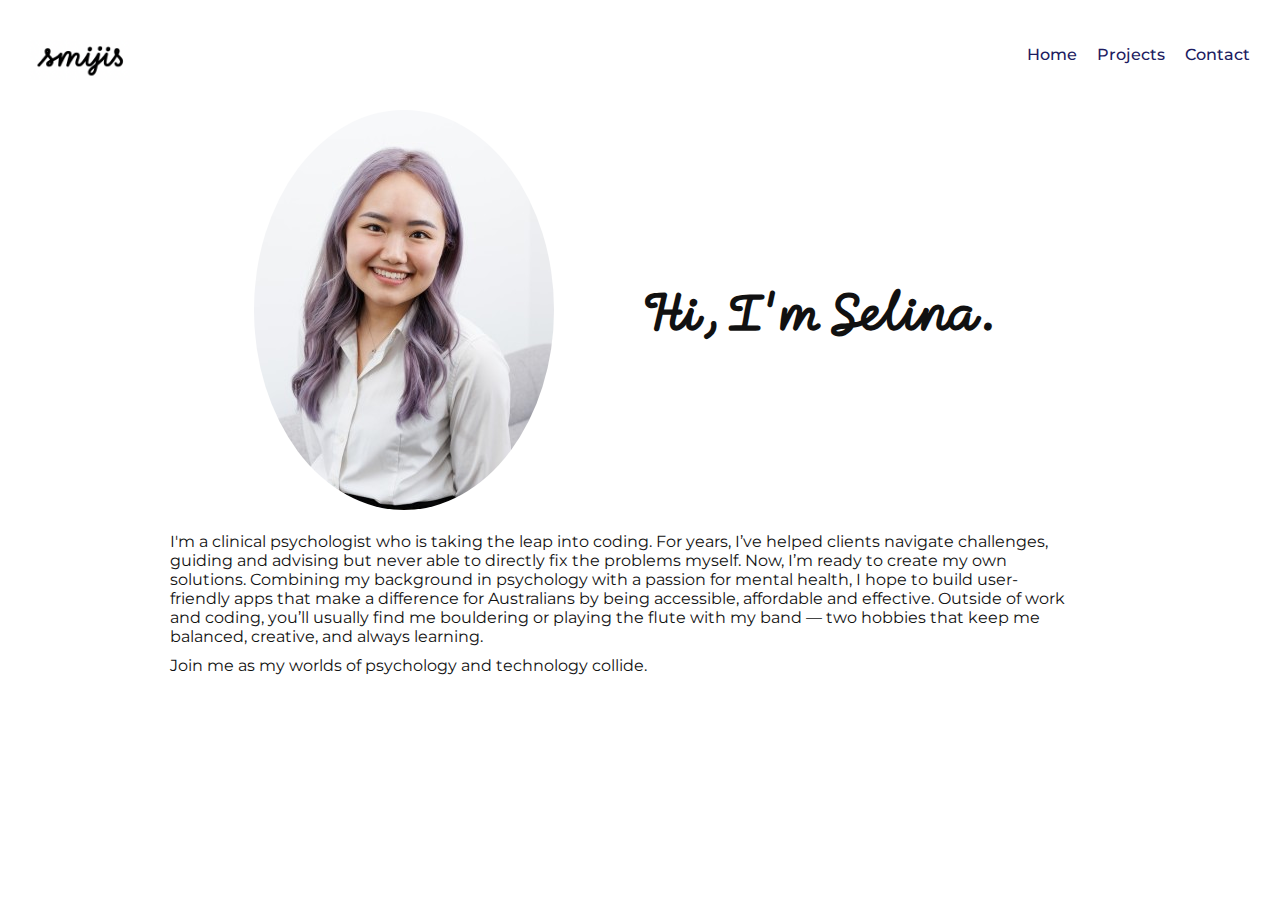
<file: index.html>
<!DOCTYPE html>
<html lang="en">
  <head>
    <meta charset="UTF-8" />
    <meta http-equiv="X-UA-Compatible" content="IE=edge" />
    <meta name="viewport" content="width=device-width, initial-scale=1.0" />
    <link rel="stylesheet" href="./style.css" />
    <title>Selina Shin</title>
  </head>

  <body>
    <header class="header">
      <img src="./img/logo.png" alt="My Portfolio Logo" class="logo" />
      <nav class="navigation" aria-label="Primary">
        <ul>
          <li>
            <a href="index.html">Home</a>
          </li>
          <li>
            <a href="projects.html">Projects</a>
          </li>
          <li>
            <a href="contact.html">Contact</a>
          </li>
        </ul>
      </nav>
    </header>
    <div id="container">
      <div class="profile-photo">
        <img src="./img/profile photo.jpeg" alt="My Profile Photo" />
      </div>
      <div class="hero">
        <h1>Hi, I'm Selina.</h1>
      </div>
    </div>
    <div class="bio">
      <p>
        I'm a clinical psychologist who is taking the leap into coding. For
        years, I’ve helped clients navigate challenges, guiding and advising but
        never able to directly fix the problems myself. Now, I’m ready to create
        my own solutions. Combining my background in psychology with a passion
        for mental health, I hope to build user-friendly apps that make a
        difference for Australians by being accessible, affordable and
        effective. Outside of work and coding, you’ll usually find me bouldering
        or playing the flute with my band — two hobbies that keep me balanced,
        creative, and always learning.
      </p>
      <p>Join me as my worlds of psychology and technology collide.</p>
    </div>
  </body>
</html>
</file>
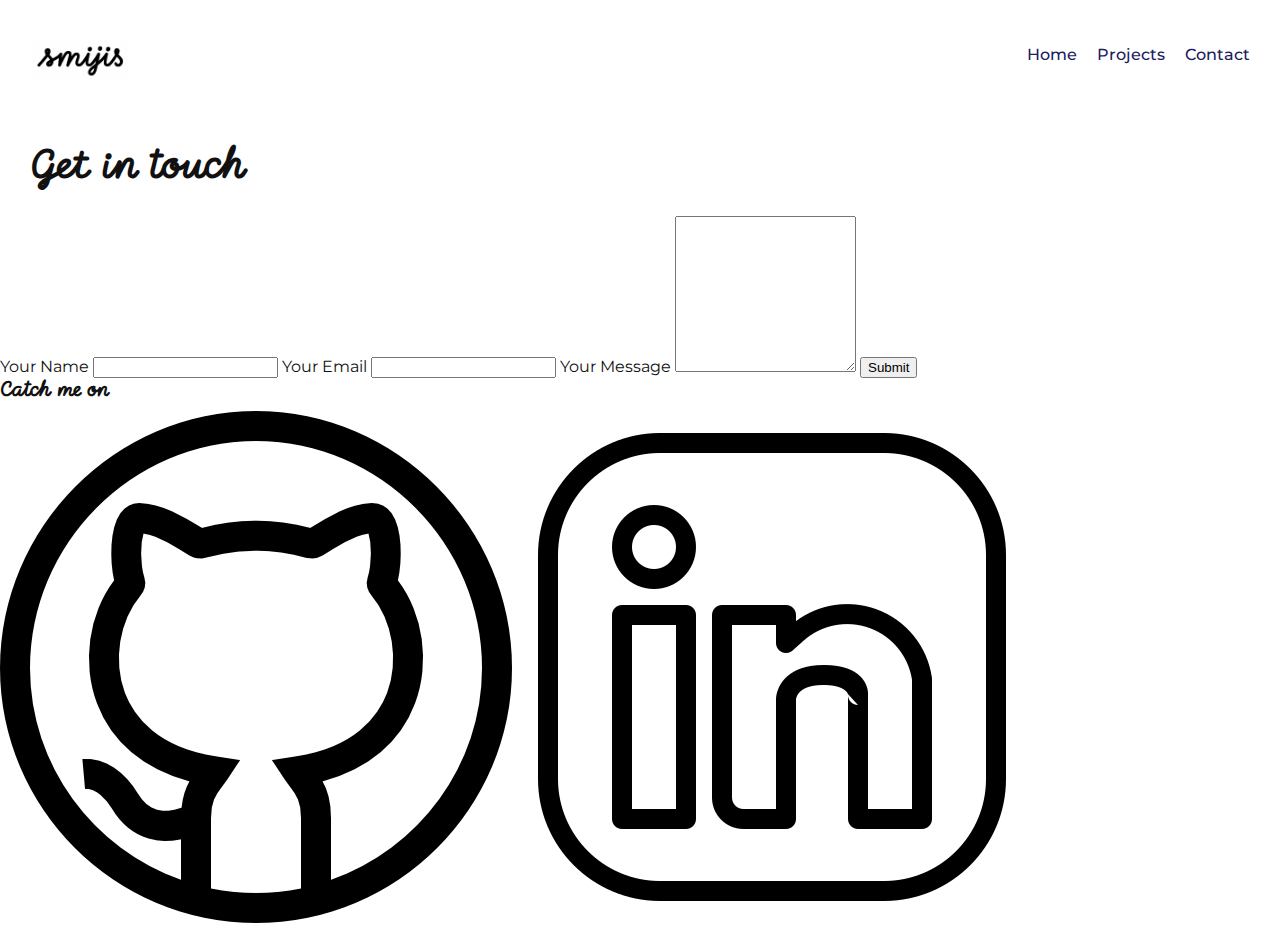
<file: contact.html>
<!DOCTYPE html>
<html lang="en">
  <head>
    <meta charset="UTF-8" />
    <meta http-equiv="X-UA-Compatible" content="IE=edge" />
    <meta name="viewport" content="width=device-width, initial-scale=1.0" />
    <link rel="stylesheet" href="./style.css">
  </head>

  <body>
    <header class="header">
        <img src="./img/logo.png" alt="My Portfolio Logo" class="logo" />
      <nav class="navigation" aria-label="Primary">
        <ul>
          <li>
            <a href="index.html">Home</a>
          </li>
          <li>
            <a href="projects.html">Projects</a>
          </li>
          <li>
            <a href="contact.html">Contact</a>
          </li>
        </ul>
      </nav>
    </header>
<section class="contact-form">
  <h1 class="center-h1">Get in touch</h1>
  <div class="form">
    <label for="your-name">Your Name</label>
    <input type="text" id="your-name" name="your-name" required />
    <label for="your-email">Your Email</label>
    <input type="text" id="your-email" name="your-email" required />
    <label for="message">Your Message</label>
    <textarea name="message-text" id="message" rows="10" required></textarea>
    <input type="submit" value="Submit" />
  </div>
</section>
<footer>
  <h4>Catch me on</h4>
    <a href="https://github.com/smijis">
        <img class="socials-icon" src="./img/github.png" 
        alt="GitHub logo"/>
    </a>
    <a href="https://www.linkedin.com/in/selina-shin/">
        <img class="socials-icon" src="./img/linkedin.png" 
        alt="LinkedIn logo"/>
</footer>
</body>
</file>
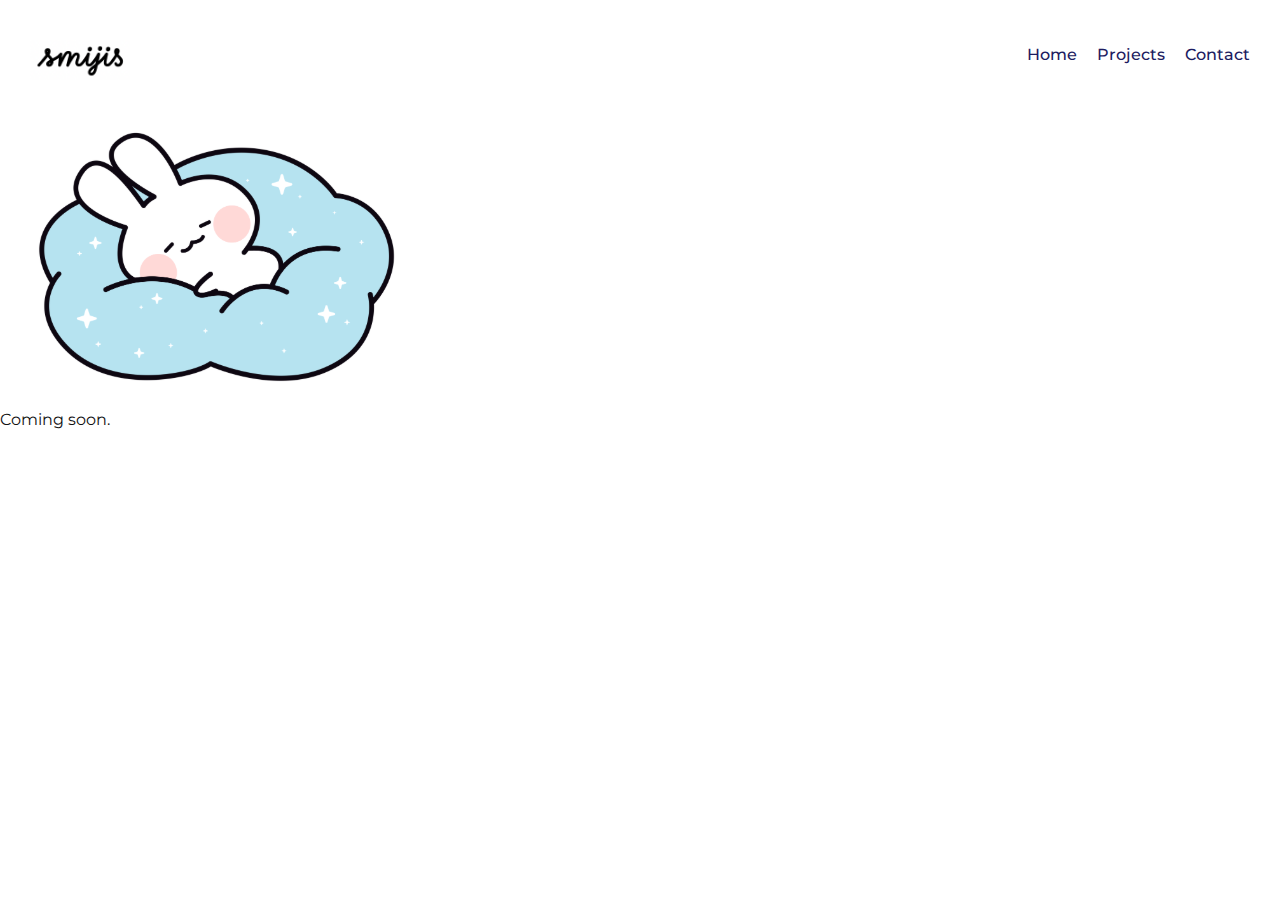
<file: empty.html>
<!DOCTYPE html>
<html lang="en">
  <head>
    <meta charset="UTF-8" />
    <meta http-equiv="X-UA-Compatible" content="IE=edge" />
    <meta name="viewport" content="width=device-width, initial-scale=1.0" />
    <link rel="stylesheet" href="./style.css" />
  </head>

  <body>
    <header class="header">
      <img src="./img/logo.png" alt="My Portfolio Logo" class="logo" />
      <nav class="navigation" aria-label="Primary">
        <ul>
          <li>
            <a href="index.html">Home</a>
          </li>
          <li>
            <a href="projects.html">Projects</a>
          </li>
          <li>
            <a href="contact.html">Contact</a>
          </li>
        </ul>
      </nav>
    </header>
    <div class="img-construction">
      <img src="./img/underconstruction.png" alt="Under Construction" />
    </div>
    <p class="empty-page-writing">Coming soon.</p>
  </body>
</html>
</file>
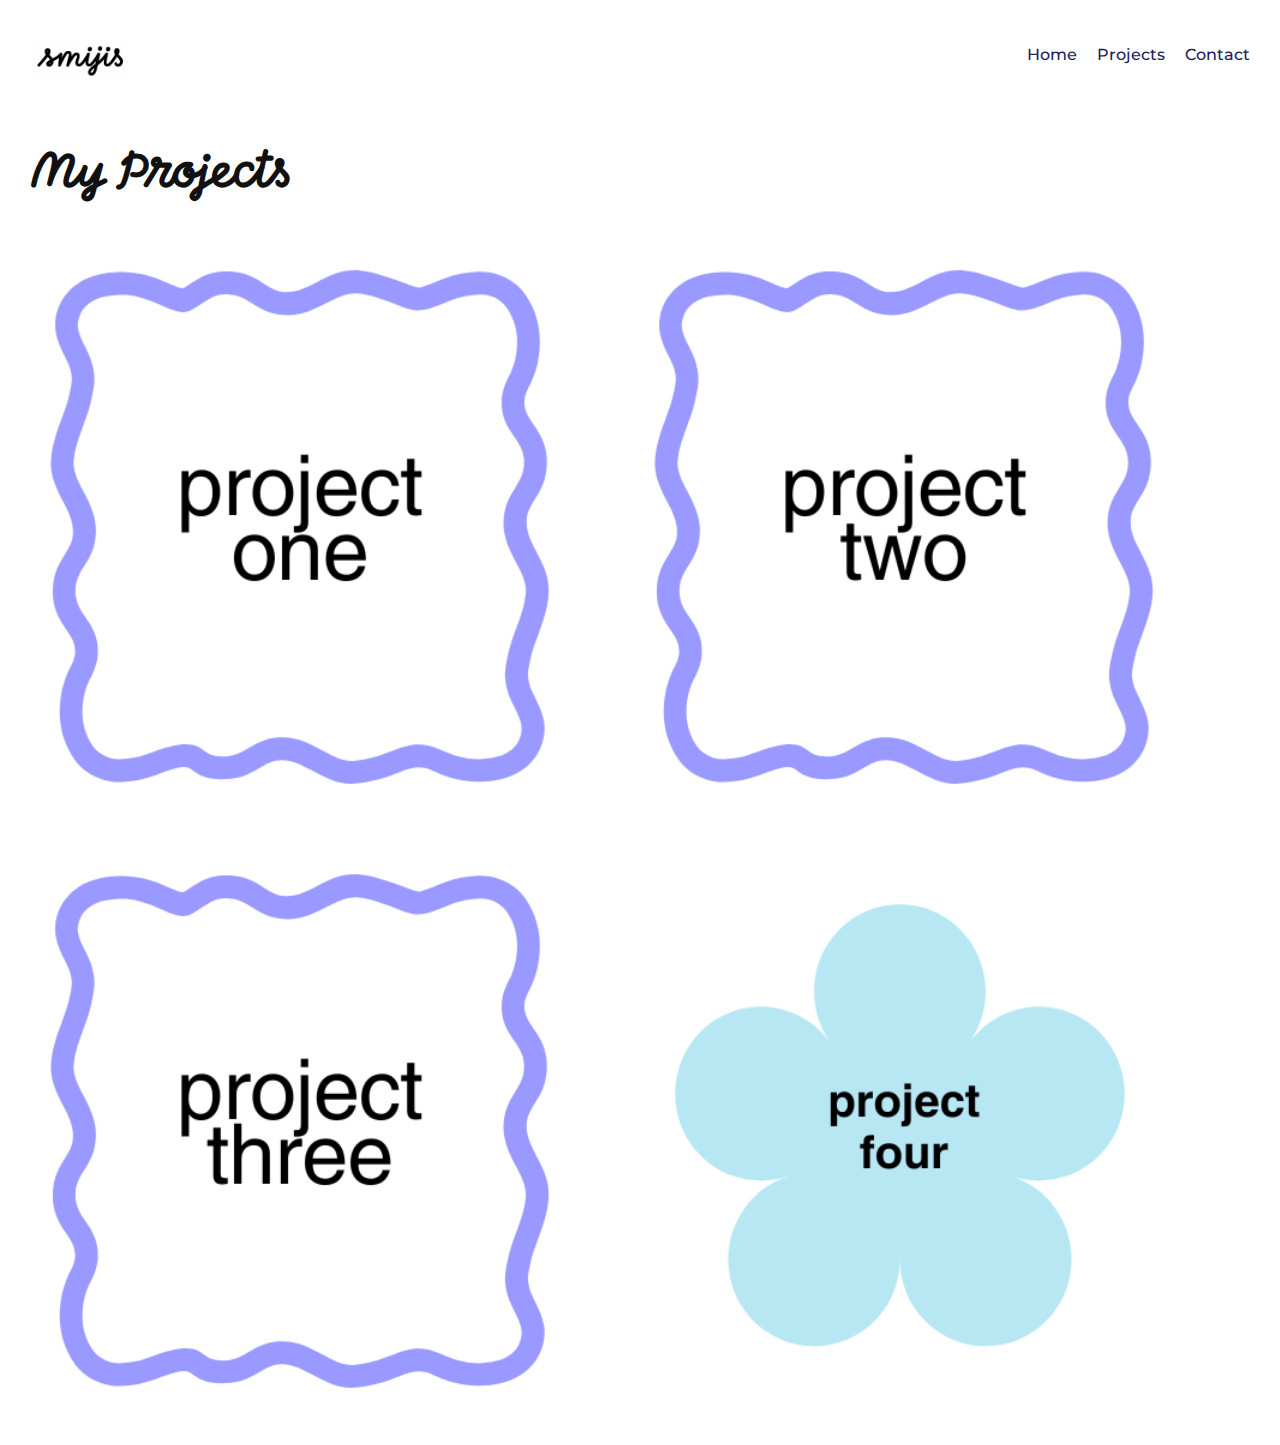
<file: projects.html>
<!DOCTYPE html>
<html lang="en">
  <head>
    <meta charset="UTF-8" />
    <meta http-equiv="X-UA-Compatible" content="IE=edge" />
    <meta name="viewport" content="width=device-width, initial-scale=1.0" />
    <link rel="stylesheet" href="./style.css" />
  </head>
  <body>
    <header class="header">
      <img src="./img/logo.png" alt="My Portfolio Logo" class="logo" />
      <nav class="navigation" aria-label="Primary">
        <ul>
          <li>
            <a href="index.html">Home</a>
          </li>
          <li>
            <a href="projects.html">Projects</a>
          </li>
          <li>
            <a href="contact.html">Contact</a>
          </li>
        </ul>
      </nav>
    </header>
    <div class="hero">
      <h1 class="center-h1">My Projects</h1>
    </div>
    <div id="projects">
      <a href="empty.html"
        ><img
          class="project-image"
          src="./img/project1.png"
          alt="Image of Project 1"
      /></a>
      <a href="empty.html">
        <img
          class="project-image"
          src="./img/project2.png"
          alt="Image of Project 2"
        />
      </a>
      <a href="empty.html">
        <img
          class="project-image"
          src="./img/project3.png"
          alt="Image of Project 3"
        />
      </a>
      <a href="empty.html">
        <img
          class="project-image"
          src="./img/project4.png"
          alt="Image of Project 4"
        />
      </a>
    </div>
  </body>
</html>
</file>
<file: style.css>
/* Base HTML Styles */
@import url("https://fonts.googleapis.com/css2?family=Momo+Signature&family=Montserrat:ital,wght@0,100..900;1,100..900&family=Roboto:ital,wght@0,100..900;1,100..900&display=swap");
:root {
  --brand: #1d1c61;
  --action: #69bcf3;
  --white: #ffffff;
  --base-light: #a3ccff;
  --base-dark: #0d0711;
  --black: #111111;
}

 /* CSS Reset */

html {
   box-sizing: border-box;
   font-size: 16px;
   font-family: "Montserrat", sans-serif;
   color: var(--black);
   scroll-behavior: smooth;
}

h1,
h2,
h3,
h4,
h5,
h6 {
  font-family: "Momo Signature", sans-serif;
}

body,
h2,
h3,
h4,
h5,
h6,
p,
ol,
ul {
  margin: 0px;
  padding: 0px;
  margin-bottom: 10px;
}

h1 {
  margin: 30px;
}

ol,
ul {
  list-style: none;
  display: flex;
  padding: 20px;
  gap: 20px;
  }

  ul li a {
    color: var(--brand);
  }

  ul li a:hover {
    color: var(--action);
  }

  a {    
    text-decoration: none;
  }

/* =========================
   Mobile-first layout
========================= */

.header {
  display: flex; /* puts items (logo + nav) in a row */
  justify-content: space-between; /* pushes them to opposite sides */
  align-items: center; /* vertically centers items in header */
  padding: 10px; 
}

.logo {
  width: 100px;
  padding: 30px 20px 20px 20px;
}

.navigation ul { /* for the nav list container */
  list-style: none;
  display: flex; /* puts nav links in a row */
  gap: 20px;
  margin: 0; /* removes browser default margin */
  padding: 0px 20px 0px 0px;
}

.navigation a { /* for the links inside the nav */
  color: var(--brand);
  text-decoration: none;
  font-weight: 500;
}

.navigation a:hover {
  color: var(--action); /* hover color test */
}

/* Homepage Section */

#container { /* profile photo + hero container */
  display: flex;
  flex-direction: column;   /* stacks items vertically on mobile */
  justify-content: center;  /* center vertically */
  align-items: center;      /* center horizontally */
  min-height: 40vh;        /* full viewport height */
  padding: 0px;            /* spacing around content */
  box-sizing: border-box;   /* include padding in width */
  text-align: center;       /* center text for mobile */
  gap: 20px;                /* space between photo and text (child items) */
    }

.profile-photo img {
  width: 50vw;
  max-width: 300px;
  height: auto;
  border-radius: 50%;
}

.hero h1 {
  font-size: 8vw;
}

.bio {
  margin: 8px 70px 50px 70px;
  font-size: 4vw;
}

/* Projects Section */

#container-projects
{
  display: flex;
  flex-direction: column;
  align-items: center;
  justify-content: center;
  gap: 20px;
  padding: 20px;
}

.project-image
{
  width: 80%;                 /* responsive width for mobile */
  max-width: 600px;           /* prevents being too large on bigger screens */
  height: auto;       
}


/* =========================
   Desktop layout
========================= */
@media (min-width: 768px) {
  #container {
    flex-direction: row;    /* side by side on desktop */
    text-align: left;       /* left-align text */  
    gap: 60px;
  }

.profile-photo img {
  width: 400px;           /* size of photo */
  height: 400px;
  object-fit: cover;      /* keep image proportions */
  border-radius: 50%;     /* makes it circular */
}

.profile {
  flex-direction: row;
  align-items: center;
  gap: 40px;
}

.hero h1 {
  font-size: 40px;
}

.bio {
  font-size: 16px;
  padding: 10px 100px 50px 100px;
  max-width: 70vw;
}

#container-projects
{
  display: flex;
  flex-direction: column;
  align-items: center;
  gap: 20px;
  padding: 20px;
}
}
</file>
